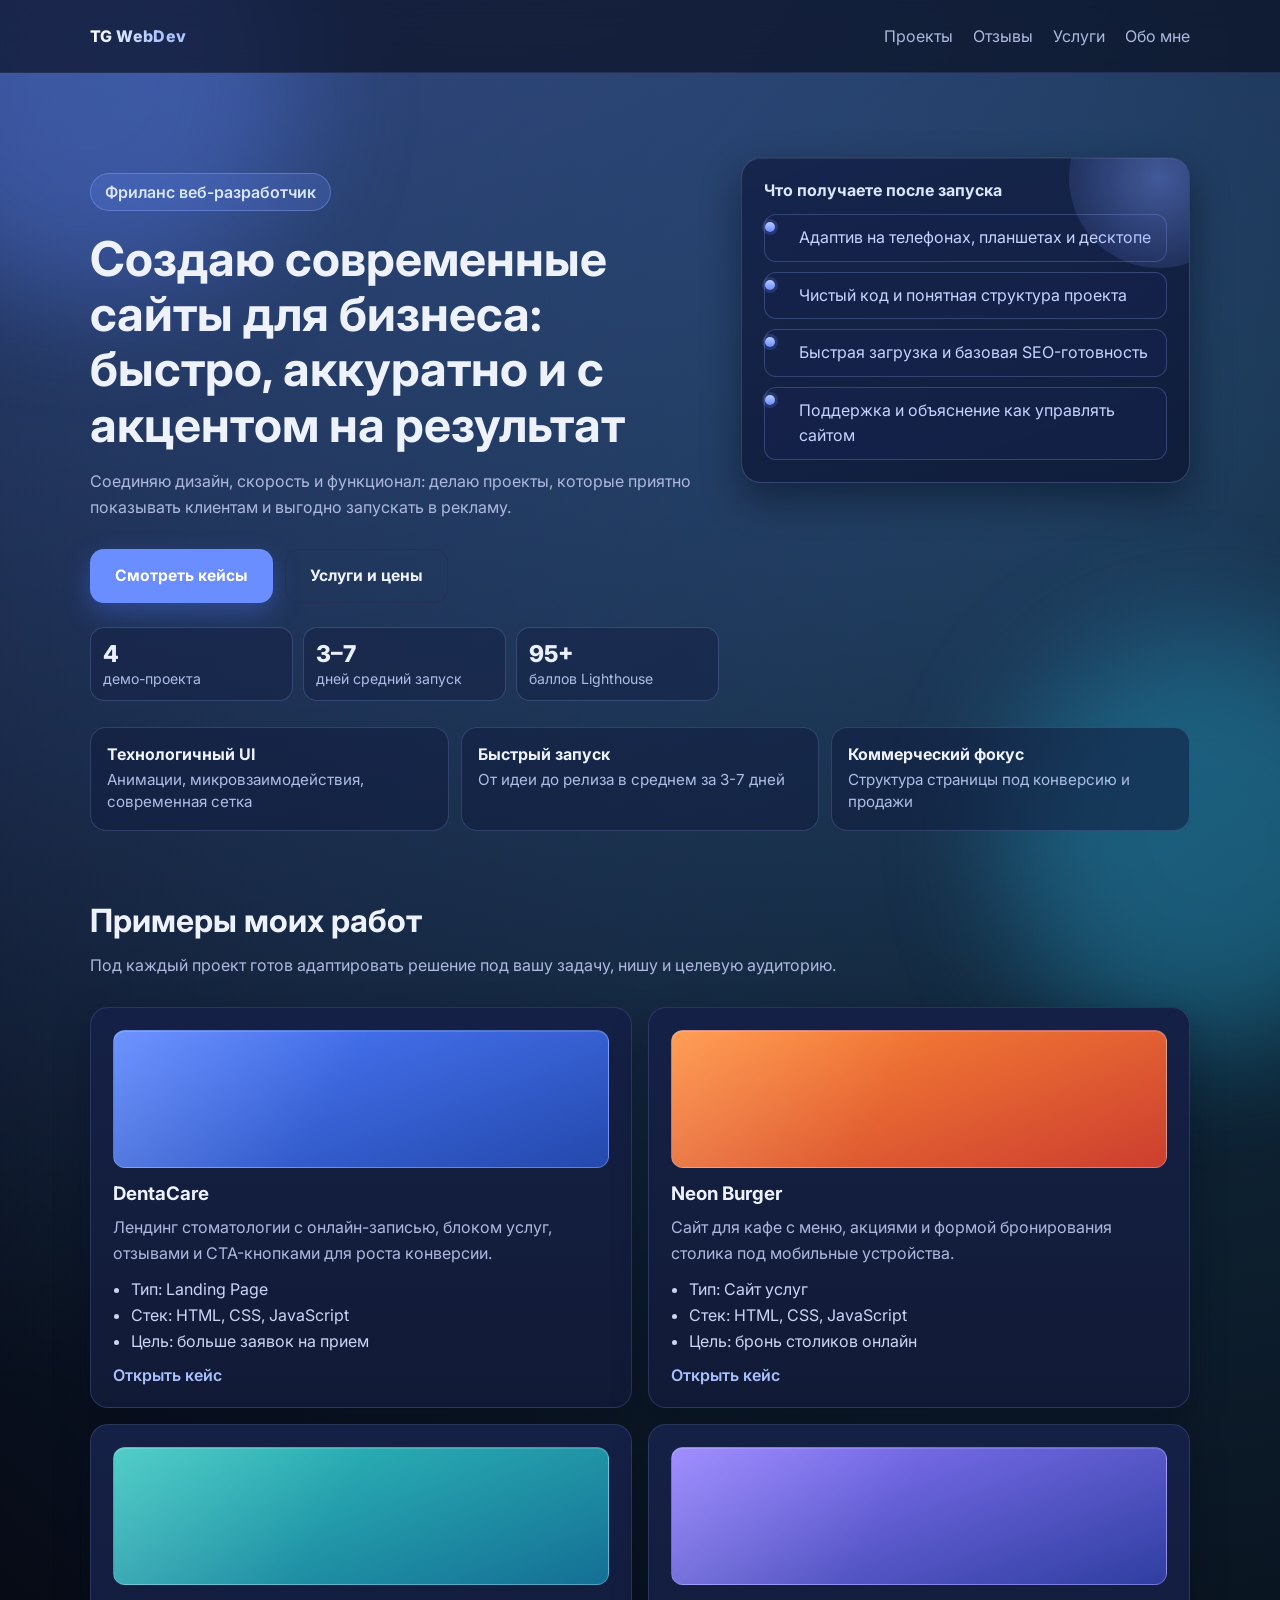
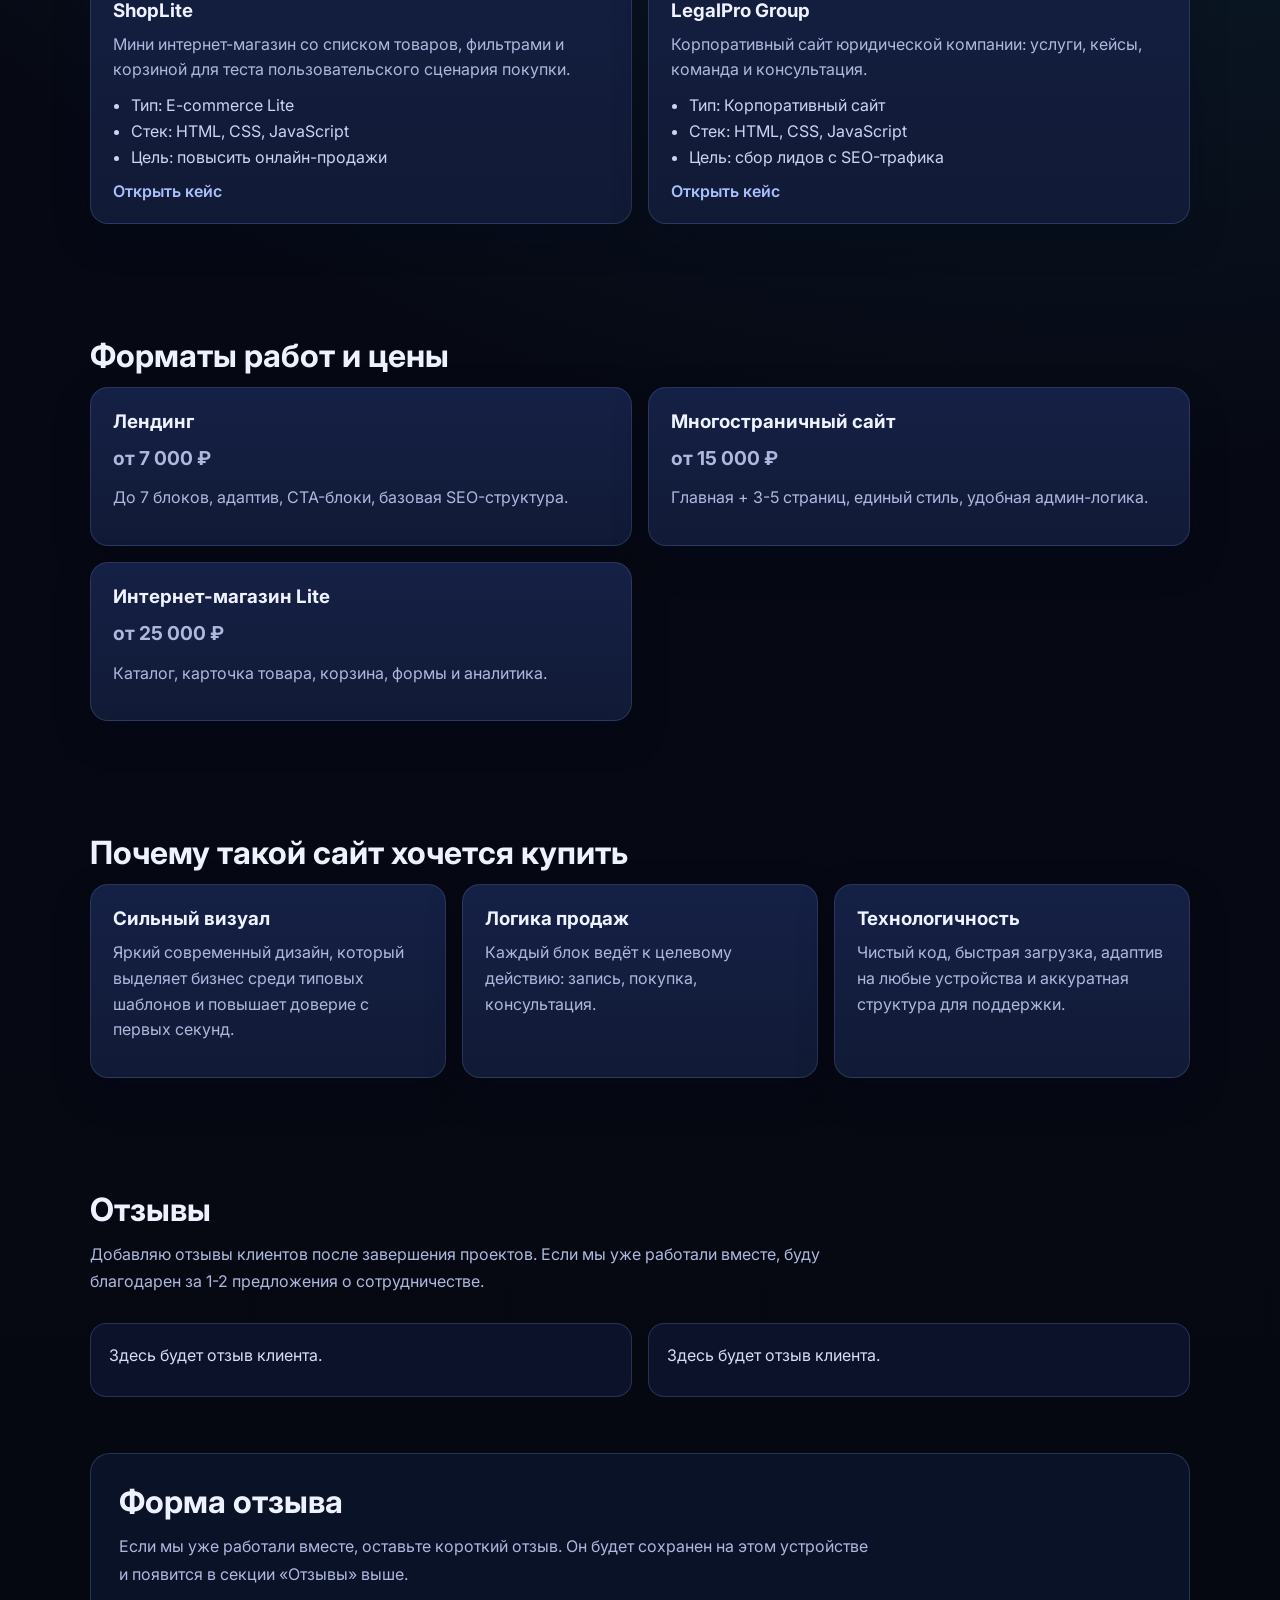
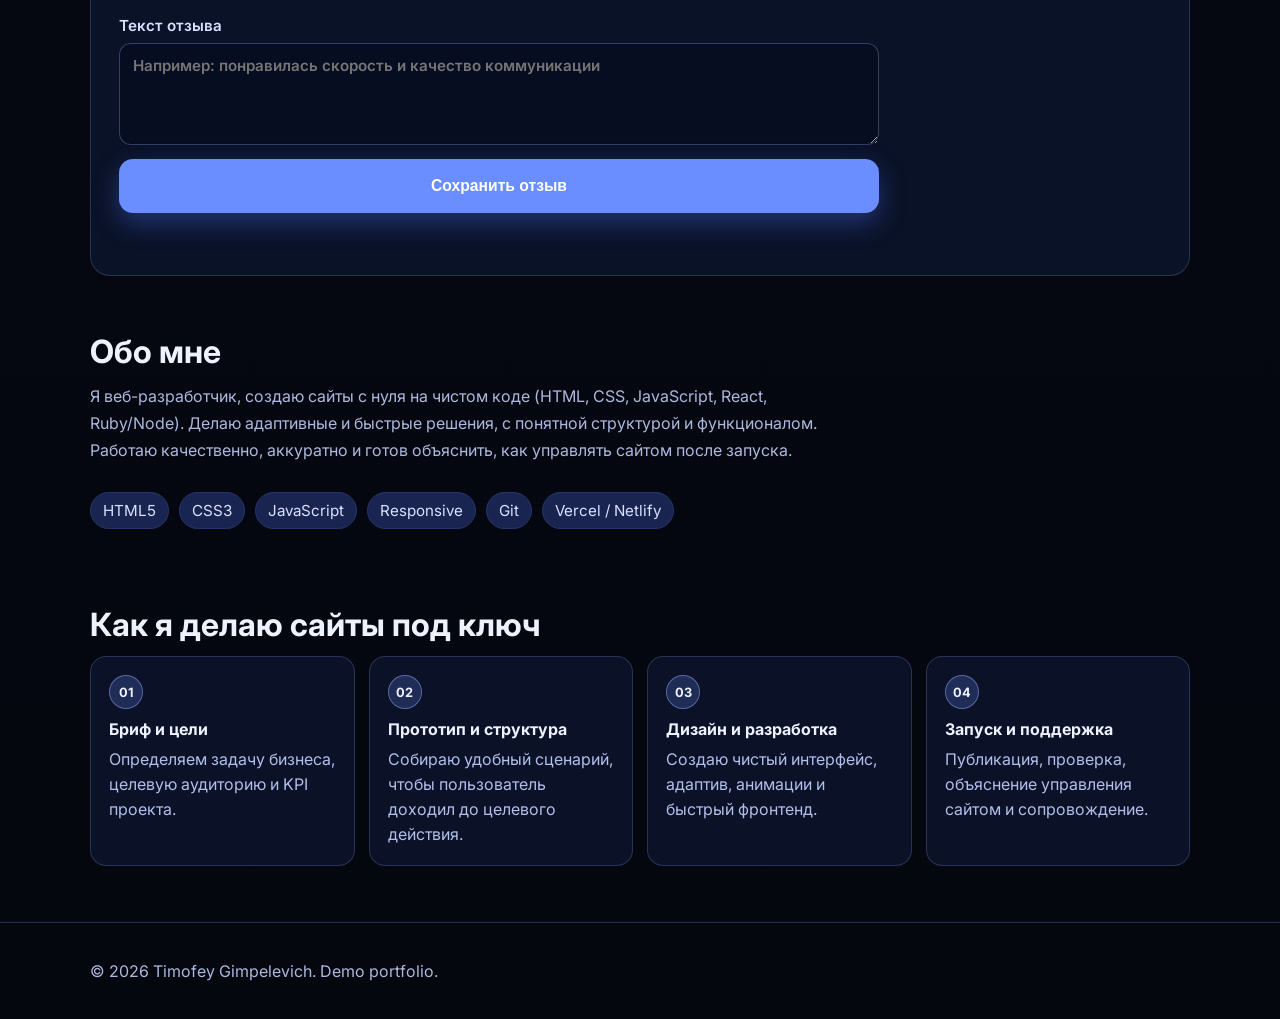
<file: index.html>
<!doctype html>
<html lang="ru">
  <head>
    <meta charset="UTF-8" />
    <meta name="viewport" content="width=device-width, initial-scale=1.0" />
    <title>Тимофей | Веб-разработчик</title>
    <meta
      name="description"
      content="Портфолио веб-разработчика: лендинги, корпоративные сайты и интернет-магазины."
    />
    <link rel="preconnect" href="https://fonts.googleapis.com" />
    <link rel="preconnect" href="https://fonts.gstatic.com" crossorigin />
    <link
      href="https://fonts.googleapis.com/css2?family=Inter:wght@400;500;600;700;800&display=swap"
      rel="stylesheet"
    />
    <link rel="icon" type="image/svg+xml" href="./favicon.svg" />
    <link rel="stylesheet" href="./styles.css" />
  </head>
  <body>
    <header class="header">
      <div class="container nav">
        <a href="#" class="logo">TG WebDev</a>
        <nav>
          <a href="#projects">Проекты</a>
          <a href="#reviews">Отзывы</a>
          <a href="#services">Услуги</a>
          <a href="#about">Обо мне</a>
        </nav>
      </div>
    </header>

    <main>
      <section class="hero container" data-reveal>
        <div class="hero-layout">
          <div>
            <p class="badge">Фриланс веб-разработчик</p>
            <h1>
              Создаю современные сайты для бизнеса: быстро, аккуратно и с
              акцентом на результат
            </h1>
            <p class="subtitle">
              Соединяю дизайн, скорость и функционал: делаю проекты, которые
              приятно показывать клиентам и выгодно запускать в рекламу.
            </p>
            <div class="hero-actions">
              <a class="btn btn-primary" href="#projects">Смотреть кейсы</a>
              <a class="btn btn-secondary" href="#services">Услуги и цены</a>
            </div>
            <div class="hero-stats">
              <article>
                <p>4</p>
                <span>демо-проекта</span>
              </article>
              <article>
                <p>3–7</p>
                <span>дней средний запуск</span>
              </article>
              <article>
                <p>95+</p>
                <span>баллов Lighthouse</span>
              </article>
            </div>
          </div>
          <div class="hero-panel" data-reveal>
            <p class="hero-panel-title">Что получаете после запуска</p>
            <ul>
              <li>Адаптив на телефонах, планшетах и десктопе</li>
              <li>Чистый код и понятная структура проекта</li>
              <li>Быстрая загрузка и базовая SEO-готовность</li>
              <li>Поддержка и объяснение как управлять сайтом</li>
            </ul>
          </div>
        </div>
      </section>

      <section class="section container trust-strip" data-reveal>
        <article>
          <p>Технологичный UI</p>
          <span>Анимации, микровзаимодействия, современная сетка</span>
        </article>
        <article>
          <p>Быстрый запуск</p>
          <span>От идеи до релиза в среднем за 3-7 дней</span>
        </article>
        <article>
          <p>Коммерческий фокус</p>
          <span>Структура страницы под конверсию и продажи</span>
        </article>
      </section>

      <section id="projects" class="section container" data-reveal>
        <h2>Примеры моих работ</h2>
        <p class="section-text">
          Под каждый проект готов адаптировать решение под вашу задачу, нишу и
          целевую аудиторию.
        </p>
        <div class="projects-grid">
          <article class="card" data-reveal>
            <div class="project-preview preview-dentacare"></div>
            <h3>DentaCare</h3>
            <p>
              Лендинг стоматологии с онлайн-записью, блоком услуг, отзывами и
              CTA-кнопками для роста конверсии.
            </p>
            <ul>
              <li>Тип: Landing Page</li>
              <li>Стек: HTML, CSS, JavaScript</li>
              <li>Цель: больше заявок на прием</li>
            </ul>
            <a href="./projects/dentacare.html">Открыть кейс</a>
          </article>

          <article class="card" data-reveal>
            <div class="project-preview preview-burger"></div>
            <h3>Neon Burger</h3>
            <p>
              Сайт для кафе с меню, акциями и формой бронирования столика под
              мобильные устройства.
            </p>
            <ul>
              <li>Тип: Сайт услуг</li>
              <li>Стек: HTML, CSS, JavaScript</li>
              <li>Цель: бронь столиков онлайн</li>
            </ul>
            <a href="./projects/neon-burger.html">Открыть кейс</a>
          </article>

          <article class="card" data-reveal>
            <div class="project-preview preview-shoplite"></div>
            <h3>ShopLite</h3>
            <p>
              Мини интернет-магазин со списком товаров, фильтрами и корзиной
              для теста пользовательского сценария покупки.
            </p>
            <ul>
              <li>Тип: E-commerce Lite</li>
              <li>Стек: HTML, CSS, JavaScript</li>
              <li>Цель: повысить онлайн-продажи</li>
            </ul>
            <a href="./projects/shoplite.html">Открыть кейс</a>
          </article>

          <article class="card" data-reveal>
            <div class="project-preview preview-legalpro"></div>
            <h3>LegalPro Group</h3>
            <p>
              Корпоративный сайт юридической компании: услуги, кейсы, команда и
              консультация.
            </p>
            <ul>
              <li>Тип: Корпоративный сайт</li>
              <li>Стек: HTML, CSS, JavaScript</li>
              <li>Цель: сбор лидов с SEO-трафика</li>
            </ul>
            <a href="./projects/legalpro.html">Открыть кейс</a>
          </article>
        </div>
      </section>

      <section id="services" class="section container" data-reveal>
        <h2>Форматы работ и цены</h2>
        <div class="pricing-grid">
          <article class="card" data-reveal>
            <h3>Лендинг</h3>
            <p class="price">от 7 000 ₽</p>
            <p>До 7 блоков, адаптив, CTA-блоки, базовая SEO-структура.</p>
          </article>
          <article class="card" data-reveal>
            <h3>Многостраничный сайт</h3>
            <p class="price">от 15 000 ₽</p>
            <p>Главная + 3-5 страниц, единый стиль, удобная админ-логика.</p>
          </article>
          <article class="card" data-reveal>
            <h3>Интернет-магазин Lite</h3>
            <p class="price">от 25 000 ₽</p>
            <p>Каталог, карточка товара, корзина, формы и аналитика.</p>
          </article>
        </div>
      </section>

      <section class="section container" data-reveal>
        <h2>Почему такой сайт хочется купить</h2>
        <div class="proof-grid">
          <article class="card" data-reveal>
            <h3>Сильный визуал</h3>
            <p>
              Яркий современный дизайн, который выделяет бизнес среди типовых
              шаблонов и повышает доверие с первых секунд.
            </p>
          </article>
          <article class="card" data-reveal>
            <h3>Логика продаж</h3>
            <p>
              Каждый блок ведёт к целевому действию: запись, покупка, консультация.
            </p>
          </article>
          <article class="card" data-reveal>
            <h3>Технологичность</h3>
            <p>
              Чистый код, быстрая загрузка, адаптив на любые устройства и
              аккуратная структура для поддержки.
            </p>
          </article>
        </div>
      </section>

      <section id="reviews" class="section container" data-reveal>
        <h2>Отзывы</h2>
        <p class="section-text">
          Добавляю отзывы клиентов после завершения проектов. Если мы уже
          работали вместе, буду благодарен за 1-2 предложения о сотрудничестве.
        </p>
        <div class="reviews-grid" id="reviews-grid-root" aria-live="polite"></div>
      </section>

      <section id="review-form" class="section container lead-section" data-reveal>
        <h2>Форма отзыва</h2>
        <p class="section-text">
          Если мы уже работали вместе, оставьте короткий отзыв. Он будет
          сохранен на этом устройстве и появится в секции «Отзывы» выше.
        </p>
        <form id="review-form-submit" class="request-form">
          <label>
            Текст отзыва
            <textarea
              name="reviewMessage"
              rows="4"
              required
              placeholder="Например: понравилась скорость и качество коммуникации"
            ></textarea>
          </label>
          <button class="btn btn-primary" type="submit">Сохранить отзыв</button>
          <p id="review-status" class="request-status" aria-live="polite"></p>
        </form>
      </section>

      <section id="about" class="section container" data-reveal>
        <h2>Обо мне</h2>
        <p class="section-text">
          Я веб-разработчик, создаю сайты с нуля на чистом коде (HTML, CSS,
          JavaScript, React, Ruby/Node). Делаю адаптивные и быстрые решения, с
          понятной структурой и функционалом. Работаю качественно, аккуратно
          и готов объяснить, как управлять сайтом после запуска.
        </p>
        <div class="skills">
          <span>HTML5</span>
          <span>CSS3</span>
          <span>JavaScript</span>
          <span>Responsive</span>
          <span>Git</span>
          <span>Vercel / Netlify</span>
        </div>
      </section>

      <section class="section container process" data-reveal>
        <h2>Как я делаю сайты под ключ</h2>
        <div class="process-grid">
          <article class="process-step">
            <span>01</span>
            <h3>Бриф и цели</h3>
            <p>Определяем задачу бизнеса, целевую аудиторию и KPI проекта.</p>
          </article>
          <article class="process-step">
            <span>02</span>
            <h3>Прототип и структура</h3>
            <p>Собираю удобный сценарий, чтобы пользователь доходил до целевого действия.</p>
          </article>
          <article class="process-step">
            <span>03</span>
            <h3>Дизайн и разработка</h3>
            <p>Создаю чистый интерфейс, адаптив, анимации и быстрый фронтенд.</p>
          </article>
          <article class="process-step">
            <span>04</span>
            <h3>Запуск и поддержка</h3>
            <p>Публикация, проверка, объяснение управления сайтом и сопровождение.</p>
          </article>
        </div>
      </section>

    </main>

    <footer class="footer">
      <div class="container">
        <p>© 2026 Timofey Gimpelevich. Demo portfolio.</p>
      </div>
    </footer>

    <script src="./scripts.js"></script>
  </body>
</html>
</file>
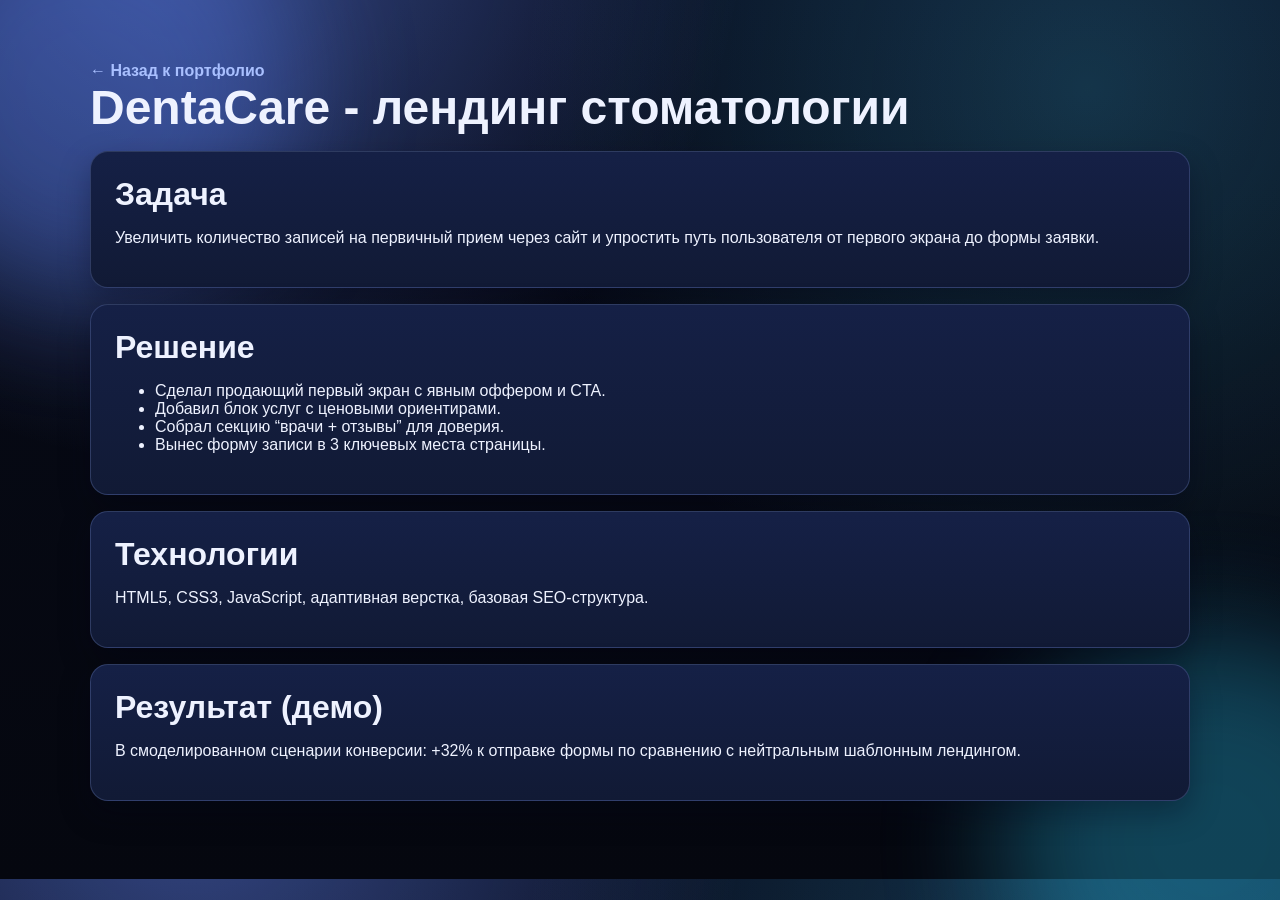
<file: projects/dentacare.html>
<!doctype html>
<html lang="ru">
  <head>
    <meta charset="UTF-8" />
    <meta name="viewport" content="width=device-width, initial-scale=1.0" />
    <title>DentaCare | Кейс</title>
    <link rel="icon" type="image/svg+xml" href="../favicon.svg" />
    <link rel="stylesheet" href="../styles.css" />
  </head>
  <body>
    <main class="case-main container">
      <a class="back-link" href="../index.html">← Назад к портфолио</a>
      <h1>DentaCare - лендинг стоматологии</h1>

      <section class="case-card">
        <h2>Задача</h2>
        <p>
          Увеличить количество записей на первичный прием через сайт и упростить
          путь пользователя от первого экрана до формы заявки.
        </p>
      </section>

      <section class="case-card">
        <h2>Решение</h2>
        <ul>
          <li>Сделал продающий первый экран с явным оффером и CTA.</li>
          <li>Добавил блок услуг с ценовыми ориентирами.</li>
          <li>Собрал секцию “врачи + отзывы” для доверия.</li>
          <li>Вынес форму записи в 3 ключевых места страницы.</li>
        </ul>
      </section>

      <section class="case-card">
        <h2>Технологии</h2>
        <p>HTML5, CSS3, JavaScript, адаптивная верстка, базовая SEO-структура.</p>
      </section>

      <section class="case-card">
        <h2>Результат (демо)</h2>
        <p>
          В смоделированном сценарии конверсии: +32% к отправке формы по
          сравнению с нейтральным шаблонным лендингом.
        </p>
      </section>
    </main>
  </body>
</html>
</file>
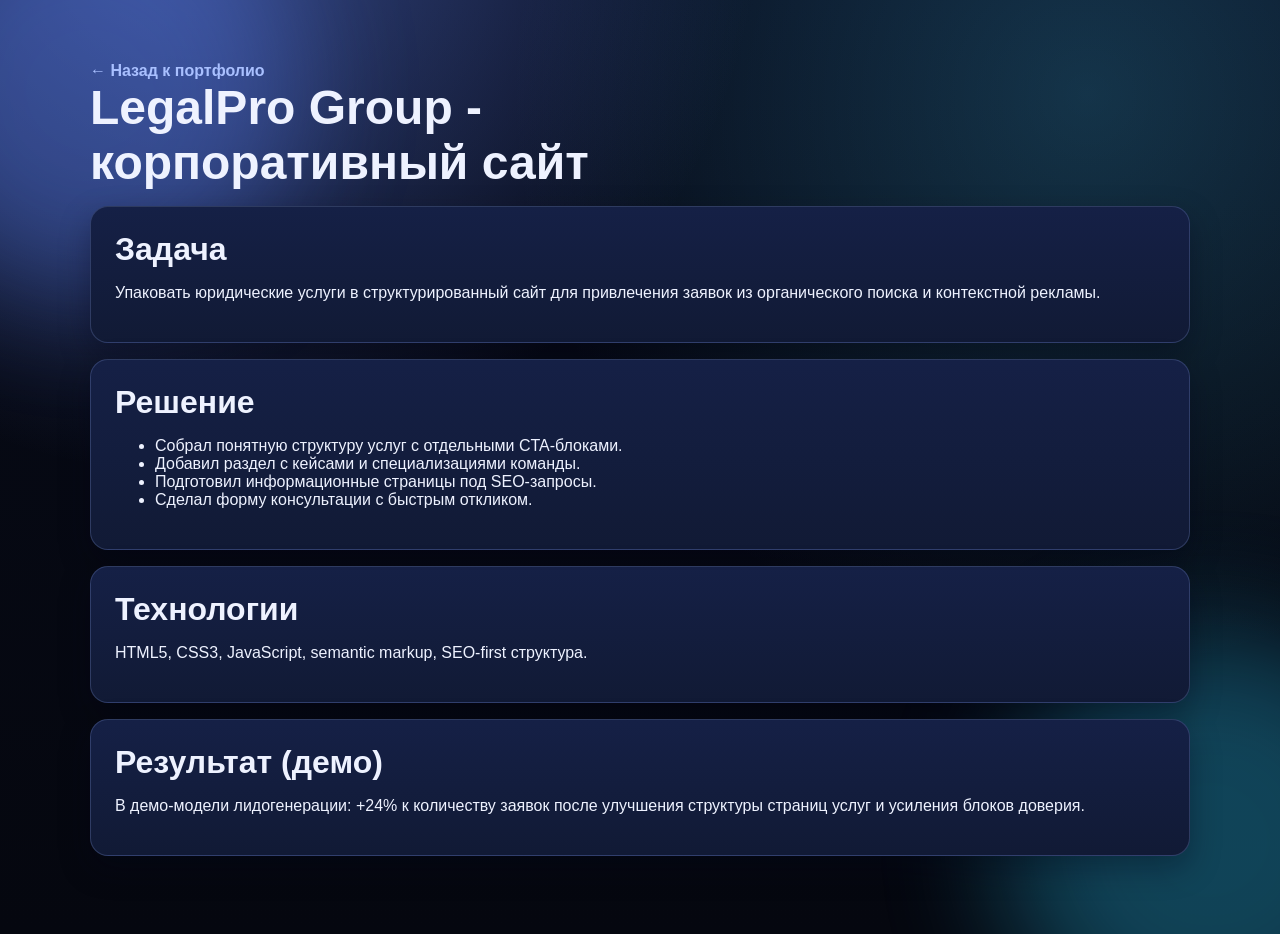
<file: projects/legalpro.html>
<!doctype html>
<html lang="ru">
  <head>
    <meta charset="UTF-8" />
    <meta name="viewport" content="width=device-width, initial-scale=1.0" />
    <title>LegalPro Group | Кейс</title>
    <link rel="icon" type="image/svg+xml" href="../favicon.svg" />
    <link rel="stylesheet" href="../styles.css" />
  </head>
  <body>
    <main class="case-main container">
      <a class="back-link" href="../index.html">← Назад к портфолио</a>
      <h1>LegalPro Group - корпоративный сайт</h1>

      <section class="case-card">
        <h2>Задача</h2>
        <p>
          Упаковать юридические услуги в структурированный сайт для привлечения
          заявок из органического поиска и контекстной рекламы.
        </p>
      </section>

      <section class="case-card">
        <h2>Решение</h2>
        <ul>
          <li>Собрал понятную структуру услуг с отдельными CTA-блоками.</li>
          <li>Добавил раздел с кейсами и специализациями команды.</li>
          <li>Подготовил информационные страницы под SEO-запросы.</li>
          <li>Сделал форму консультации с быстрым откликом.</li>
        </ul>
      </section>

      <section class="case-card">
        <h2>Технологии</h2>
        <p>HTML5, CSS3, JavaScript, semantic markup, SEO-first структура.</p>
      </section>

      <section class="case-card">
        <h2>Результат (демо)</h2>
        <p>
          В демо-модели лидогенерации: +24% к количеству заявок после улучшения
          структуры страниц услуг и усиления блоков доверия.
        </p>
      </section>
    </main>
  </body>
</html>
</file>
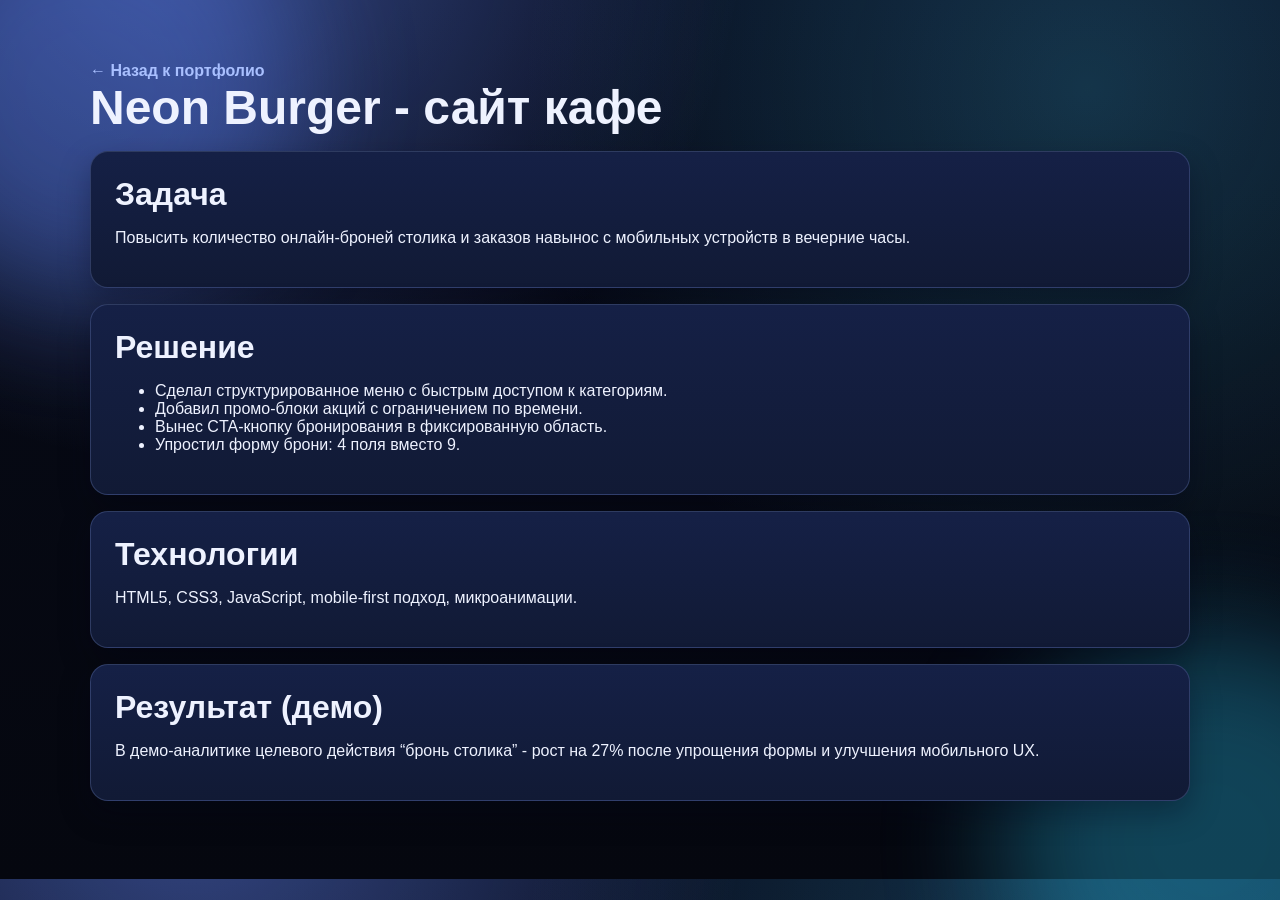
<file: projects/neon-burger.html>
<!doctype html>
<html lang="ru">
  <head>
    <meta charset="UTF-8" />
    <meta name="viewport" content="width=device-width, initial-scale=1.0" />
    <title>Neon Burger | Кейс</title>
    <link rel="icon" type="image/svg+xml" href="../favicon.svg" />
    <link rel="stylesheet" href="../styles.css" />
  </head>
  <body>
    <main class="case-main container">
      <a class="back-link" href="../index.html">← Назад к портфолио</a>
      <h1>Neon Burger - сайт кафе</h1>

      <section class="case-card">
        <h2>Задача</h2>
        <p>
          Повысить количество онлайн-броней столика и заказов навынос с мобильных
          устройств в вечерние часы.
        </p>
      </section>

      <section class="case-card">
        <h2>Решение</h2>
        <ul>
          <li>Сделал структурированное меню с быстрым доступом к категориям.</li>
          <li>Добавил промо-блоки акций с ограничением по времени.</li>
          <li>Вынес CTA-кнопку бронирования в фиксированную область.</li>
          <li>Упростил форму брони: 4 поля вместо 9.</li>
        </ul>
      </section>

      <section class="case-card">
        <h2>Технологии</h2>
        <p>HTML5, CSS3, JavaScript, mobile-first подход, микроанимации.</p>
      </section>

      <section class="case-card">
        <h2>Результат (демо)</h2>
        <p>
          В демо-аналитике целевого действия “бронь столика” - рост на 27% после
          упрощения формы и улучшения мобильного UX.
        </p>
      </section>
    </main>
  </body>
</html>
</file>
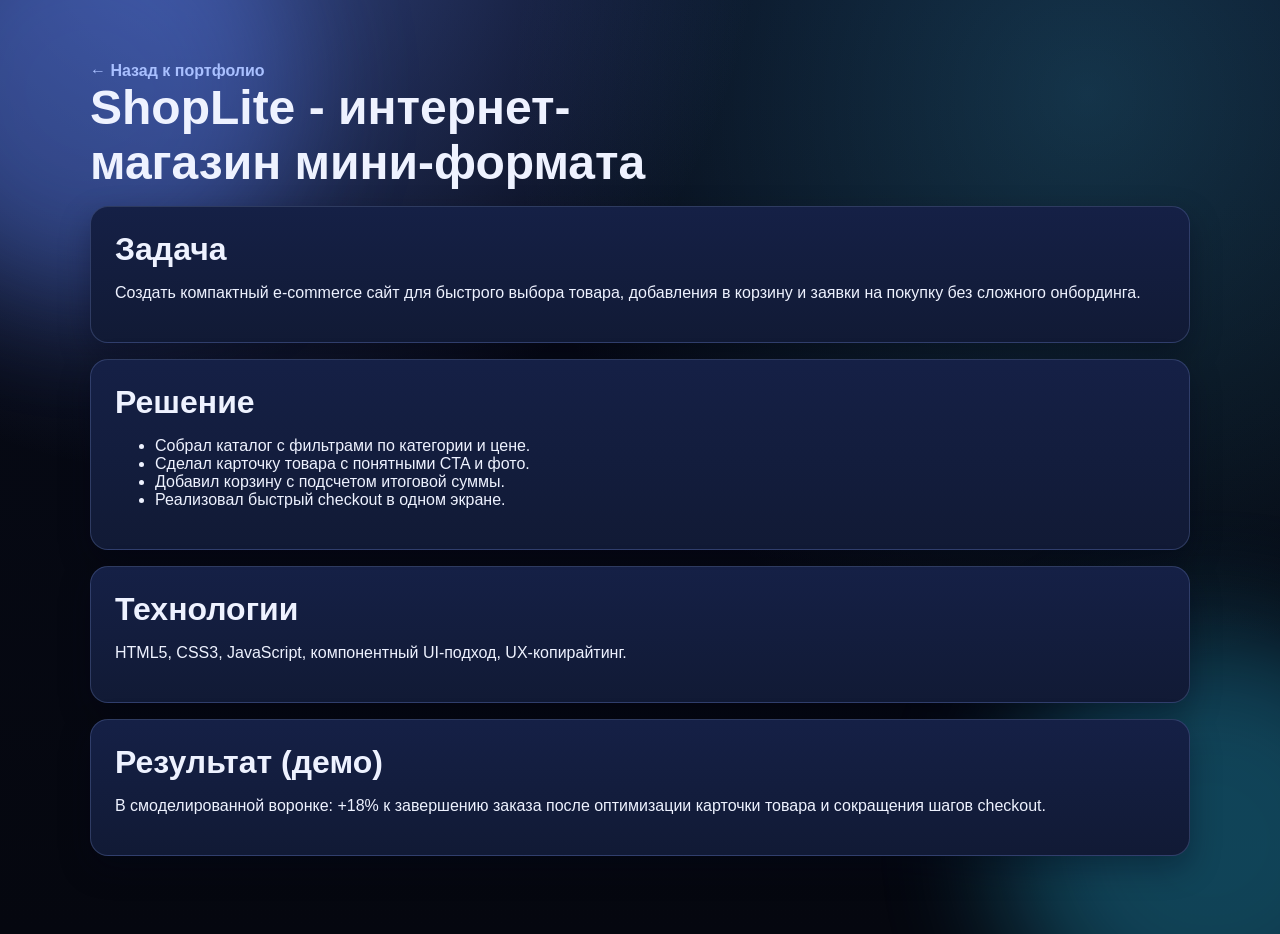
<file: projects/shoplite.html>
<!doctype html>
<html lang="ru">
  <head>
    <meta charset="UTF-8" />
    <meta name="viewport" content="width=device-width, initial-scale=1.0" />
    <title>ShopLite | Кейс</title>
    <link rel="icon" type="image/svg+xml" href="../favicon.svg" />
    <link rel="stylesheet" href="../styles.css" />
  </head>
  <body>
    <main class="case-main container">
      <a class="back-link" href="../index.html">← Назад к портфолио</a>
      <h1>ShopLite - интернет-магазин мини-формата</h1>

      <section class="case-card">
        <h2>Задача</h2>
        <p>
          Создать компактный e-commerce сайт для быстрого выбора товара, добавления
          в корзину и заявки на покупку без сложного онбординга.
        </p>
      </section>

      <section class="case-card">
        <h2>Решение</h2>
        <ul>
          <li>Собрал каталог с фильтрами по категории и цене.</li>
          <li>Сделал карточку товара с понятными CTA и фото.</li>
          <li>Добавил корзину с подсчетом итоговой суммы.</li>
          <li>Реализовал быстрый checkout в одном экране.</li>
        </ul>
      </section>

      <section class="case-card">
        <h2>Технологии</h2>
        <p>HTML5, CSS3, JavaScript, компонентный UI-подход, UX-копирайтинг.</p>
      </section>

      <section class="case-card">
        <h2>Результат (демо)</h2>
        <p>
          В смоделированной воронке: +18% к завершению заказа после оптимизации
          карточки товара и сокращения шагов checkout.
        </p>
      </section>
    </main>
  </body>
</html>
</file>
<file: styles.css>
:root {
  --bg: #060914;
  --surface: #111a35;
  --surface-soft: #152046;
  --text: #eef2ff;
  --muted: #aeb8de;
  --primary: #6a8dff;
  --primary-soft: #a9c0ff;
  --border: #243058;
  --glow-a: rgba(106, 141, 255, 0.45);
  --glow-b: rgba(71, 212, 255, 0.2);
}

* {
  box-sizing: border-box;
}

html {
  scroll-behavior: smooth;
}

body {
  margin: 0;
  font-family: "Inter", sans-serif;
  background:
    radial-gradient(circle at 15% -10%, var(--glow-a) 0%, rgba(0, 0, 0, 0) 38%),
    radial-gradient(circle at 85% 10%, var(--glow-b) 0%, rgba(0, 0, 0, 0) 42%),
    linear-gradient(180deg, #080d1f 0%, var(--bg) 40%, #05070f 100%);
  color: var(--text);
  overflow-x: hidden;
}

body::before,
body::after {
  content: "";
  position: fixed;
  width: 420px;
  height: 420px;
  border-radius: 999px;
  z-index: -1;
  filter: blur(60px);
  opacity: 0.35;
}

body::before {
  top: -120px;
  left: -120px;
  background: #5f86ff;
}

body::after {
  right: -140px;
  bottom: -150px;
  background: #27b4de;
}

a {
  color: inherit;
  text-decoration: none;
}

.container {
  width: min(1100px, 92%);
  margin: 0 auto;
}

.header {
  position: sticky;
  top: 0;
  backdrop-filter: blur(12px);
  background: rgba(9, 13, 30, 0.65);
  border-bottom: 1px solid var(--border);
  z-index: 10;
}

.nav {
  min-height: 72px;
  display: flex;
  justify-content: space-between;
  align-items: center;
}

.logo {
  font-weight: 800;
  letter-spacing: 0.4px;
  background: linear-gradient(90deg, #ffffff 0%, #acc5ff 70%);
  -webkit-background-clip: text;
  -webkit-text-fill-color: transparent;
}

.nav nav {
  display: flex;
  gap: 20px;
}

.nav nav a {
  color: var(--muted);
}

.nav nav a:hover {
  color: var(--text);
}

.hero {
  padding: 84px 0 6px;
  position: relative;
}

.hero-layout {
  display: grid;
  grid-template-columns: 1.4fr 1fr;
  gap: 22px;
  align-items: start;
}

.badge {
  display: inline-block;
  font-weight: 600;
  color: #d9e6ff;
  background: rgba(106, 141, 255, 0.2);
  border: 1px solid rgba(133, 160, 247, 0.45);
  padding: 8px 14px;
  border-radius: 999px;
  margin-bottom: 20px;
}

h1 {
  font-size: clamp(2rem, 4vw, 3rem);
  line-height: 1.15;
  margin: 0 0 16px;
  max-width: 860px;
  text-wrap: balance;
}

.subtitle {
  color: var(--muted);
  max-width: 680px;
  line-height: 1.65;
}

.hero-actions {
  margin-top: 28px;
  display: flex;
  flex-wrap: wrap;
  gap: 12px;
}

.hero-stats {
  margin-top: 24px;
  display: grid;
  grid-template-columns: repeat(3, minmax(0, 1fr));
  gap: 10px;
}

.hero-stats article {
  border: 1px solid rgba(138, 162, 235, 0.25);
  border-radius: 14px;
  background: rgba(20, 33, 70, 0.55);
  padding: 12px;
}

.hero-stats p {
  margin: 0;
  font-size: 1.45rem;
  font-weight: 800;
  color: #eaf0ff;
}

.hero-stats span {
  color: #aebde7;
  font-size: 0.88rem;
}

.btn {
  padding: 14px 24px;
  min-height: 54px;
  border-radius: 14px;
  font-weight: 700;
  font-size: clamp(0.98rem, 1.1vw, 1.05rem);
  border: 1px solid transparent;
  display: inline-flex;
  align-items: center;
  justify-content: center;
  transition: transform 0.25s ease, box-shadow 0.25s ease, border-color 0.25s ease;
}

.btn-primary {
  background: var(--primary);
  color: #fff;
  box-shadow: 0 10px 26px rgba(78, 118, 255, 0.35);
}

.btn-primary:hover {
  background: #5c81f7;
  transform: translateY(-1px);
}

.btn-secondary {
  border-color: var(--border);
  color: var(--text);
  background: transparent;
}

.btn-secondary:hover {
  border-color: #3f4c78;
  transform: translateY(-1px);
}

.hero-panel {
  border: 1px solid rgba(146, 168, 245, 0.25);
  background: linear-gradient(
    160deg,
    rgba(19, 32, 71, 0.85) 0%,
    rgba(14, 25, 54, 0.88) 100%
  );
  border-radius: 20px;
  padding: 22px;
  box-shadow: inset 0 1px 0 rgba(255, 255, 255, 0.08), 0 16px 38px rgba(2, 7, 22, 0.45);
  position: relative;
  overflow: hidden;
}

.hero-panel::after {
  content: "";
  position: absolute;
  width: 180px;
  height: 180px;
  right: -60px;
  top: -70px;
  border-radius: 999px;
  background: radial-gradient(circle, rgba(124, 156, 255, 0.45), rgba(124, 156, 255, 0));
}

.hero-panel-title {
  margin-top: 0;
  margin-bottom: 14px;
  font-weight: 700;
  color: #dce6ff;
}

.hero-panel ul {
  margin: 0;
  padding: 0;
  list-style: none;
  color: #c6d3ff;
  line-height: 1.6;
}

.hero-panel li {
  position: relative;
  padding: 10px 12px 10px 34px;
  margin-bottom: 10px;
  border-radius: 12px;
  border: 1px solid rgba(138, 162, 235, 0.28);
  background: rgba(23, 36, 77, 0.55);
}

.hero-panel li::before {
  content: "";
  position: absolute;
  left: 0;
  top: 0.45rem;
  width: 10px;
  height: 10px;
  border-radius: 999px;
  background: linear-gradient(180deg, #b7cbff 0%, #6a8dff 100%);
  box-shadow: 0 0 0 3px rgba(106, 141, 255, 0.2);
}

.hero-panel li:last-child {
  margin-bottom: 0;
}

.section {
  padding: 56px 0;
}

#projects.section {
  padding-top: 14px;
}

.trust-strip {
  display: grid;
  grid-template-columns: repeat(3, minmax(0, 1fr));
  gap: 12px;
  padding-top: 20px;
}

.trust-strip article {
  border: 1px solid rgba(136, 158, 230, 0.24);
  border-radius: 16px;
  background: rgba(18, 28, 62, 0.55);
  padding: 16px;
}

.trust-strip p {
  margin: 0 0 5px;
  font-weight: 700;
}

.trust-strip span {
  color: #aebde7;
  font-size: 0.95rem;
  line-height: 1.5;
}

h2 {
  margin: 0 0 12px;
  font-size: clamp(1.5rem, 3vw, 2rem);
}

.section-text {
  margin: 0 0 28px;
  color: var(--muted);
  max-width: 760px;
  line-height: 1.7;
}

.projects-grid,
.pricing-grid {
  display: grid;
  grid-template-columns: repeat(2, minmax(0, 1fr));
  gap: 16px;
}

.card {
  background: linear-gradient(180deg, var(--surface-soft) 0%, var(--surface) 100%);
  border: 1px solid rgba(133, 154, 223, 0.2);
  border-radius: 18px;
  padding: 22px;
  position: relative;
  overflow: hidden;
  box-shadow: 0 14px 36px rgba(3, 9, 30, 0.3);
  transition: transform 0.28s ease, box-shadow 0.28s ease, border-color 0.28s ease;
}

.card:hover {
  transform: translateY(-5px);
  border-color: rgba(149, 173, 248, 0.45);
  box-shadow: 0 18px 42px rgba(4, 10, 30, 0.5);
}

.card::after {
  content: "";
  position: absolute;
  inset: 0;
  pointer-events: none;
  border-radius: inherit;
  background: linear-gradient(140deg, rgba(168, 192, 255, 0.12), rgba(168, 192, 255, 0));
  opacity: 0;
  transition: opacity 0.3s ease;
}

.card:hover::after {
  opacity: 1;
}

.card h3 {
  margin: 0 0 10px;
}

.project-preview {
  height: 138px;
  margin-bottom: 14px;
  border-radius: 12px;
  border: 1px solid rgba(166, 186, 247, 0.35);
  box-shadow: inset 0 1px 0 rgba(255, 255, 255, 0.14);
}

.preview-dentacare {
  background:
    linear-gradient(120deg, rgba(255, 255, 255, 0.18) 0%, rgba(255, 255, 255, 0) 45%),
    linear-gradient(160deg, #4d7cff 0%, #2449ad 100%);
}

.preview-burger {
  background:
    linear-gradient(120deg, rgba(255, 255, 255, 0.16) 0%, rgba(255, 255, 255, 0) 45%),
    linear-gradient(160deg, #ff8b36 0%, #cc3e2f 100%);
}

.preview-shoplite {
  background:
    linear-gradient(120deg, rgba(255, 255, 255, 0.16) 0%, rgba(255, 255, 255, 0) 45%),
    linear-gradient(160deg, #31c4be 0%, #146f95 100%);
}

.preview-legalpro {
  background:
    linear-gradient(120deg, rgba(255, 255, 255, 0.16) 0%, rgba(255, 255, 255, 0) 45%),
    linear-gradient(160deg, #8e79ff 0%, #2f3ea0 100%);
}

.card p {
  margin: 0 0 12px;
  color: var(--muted);
  line-height: 1.6;
}

.card ul {
  margin: 0 0 14px;
  padding-left: 18px;
  color: #ccd4f6;
}

.card li {
  margin-bottom: 6px;
}

.card a {
  color: var(--primary-soft);
  font-weight: 600;
}

.card a:hover {
  color: #c6d8ff;
}

.price {
  color: #fff;
  font-weight: 700;
  font-size: 1.2rem;
}

.proof-grid {
  display: grid;
  grid-template-columns: repeat(3, minmax(0, 1fr));
  gap: 16px;
}

.reviews-grid {
  display: grid;
  grid-template-columns: repeat(2, minmax(0, 1fr));
  gap: 16px;
}

.review-card {
  border: 1px solid rgba(133, 154, 223, 0.24);
  border-radius: 16px;
  background: rgba(17, 27, 60, 0.58);
  padding: 18px;
}

.review-text {
  margin: 0 0 10px;
  color: #d5ddf9;
  line-height: 1.65;
}

.process {
  padding-top: 20px;
}

.process-grid {
  display: grid;
  grid-template-columns: repeat(4, minmax(0, 1fr));
  gap: 14px;
}

.process-step {
  border: 1px solid rgba(137, 159, 230, 0.24);
  border-radius: 16px;
  background: rgba(17, 27, 60, 0.56);
  padding: 18px;
}

.process-step span {
  display: inline-flex;
  align-items: center;
  justify-content: center;
  width: 34px;
  height: 34px;
  border-radius: 999px;
  font-size: 0.8rem;
  font-weight: 700;
  background: rgba(106, 141, 255, 0.22);
  border: 1px solid rgba(156, 180, 255, 0.45);
  margin-bottom: 10px;
}

.process-step h3 {
  margin: 0 0 8px;
  font-size: 1rem;
}

.process-step p {
  margin: 0;
  color: #b2bfeb;
  line-height: 1.55;
}

.final-cta {
  border: 1px solid rgba(141, 165, 240, 0.3);
  border-radius: 20px;
  background: linear-gradient(160deg, rgba(23, 36, 79, 0.85), rgba(16, 24, 52, 0.92));
  padding: 30px;
  box-shadow: 0 20px 48px rgba(2, 8, 26, 0.45);
}

.final-cta h2 {
  max-width: 760px;
}

.final-cta p {
  margin-top: 0;
  color: #b9c7ef;
  max-width: 720px;
  line-height: 1.7;
}

.lead-section {
  border: 1px solid rgba(133, 154, 223, 0.24);
  border-radius: 20px;
  background: rgba(14, 23, 50, 0.7);
  padding: 28px;
}

.request-form {
  display: grid;
  gap: 14px;
  max-width: 760px;
}

.request-form label {
  display: grid;
  gap: 8px;
  color: #d7e1ff;
  font-weight: 600;
  font-size: 0.95rem;
}

.request-form input,
.request-form select,
.request-form textarea {
  width: 100%;
  border: 1px solid rgba(133, 154, 223, 0.35);
  background: rgba(8, 13, 31, 0.72);
  color: #eff3ff;
  border-radius: 12px;
  padding: 12px 13px;
  font: inherit;
}

.request-form textarea {
  resize: vertical;
}

.request-form input:focus,
.request-form select:focus,
.request-form textarea:focus {
  outline: none;
  border-color: rgba(170, 191, 255, 0.8);
  box-shadow: 0 0 0 3px rgba(106, 141, 255, 0.2);
}

.request-status {
  min-height: 20px;
  margin: 0;
  color: #bcd2ff;
}

.requests-log {
  margin-top: 20px;
  border-top: 1px solid rgba(133, 154, 223, 0.25);
  padding-top: 14px;
}

.requests-log h3 {
  margin-top: 0;
}

.requests-log ul {
  margin: 0;
  padding-left: 18px;
  color: #c7d3f6;
  line-height: 1.5;
}

.skills {
  display: flex;
  flex-wrap: wrap;
  gap: 10px;
}

.skills span {
  background: #1a2450;
  color: #d9e1ff;
  border: 1px solid #27356c;
  border-radius: 999px;
  padding: 8px 12px;
  font-size: 0.95rem;
}

[data-reveal] {
  opacity: 1;
  transform: translateY(0);
}

.js [data-reveal] {
  opacity: 0;
  transform: translateY(24px);
  transition: opacity 0.7s ease, transform 0.7s ease;
}

.js [data-reveal].is-visible {
  opacity: 1;
  transform: translateY(0);
}

.footer {
  border-top: 1px solid var(--border);
  padding: 22px 0;
  color: var(--muted);
}

.case-main {
  padding: 62px 0;
}

.case-card {
  background: linear-gradient(180deg, var(--surface-soft) 0%, var(--surface) 100%);
  border: 1px solid rgba(133, 154, 223, 0.25);
  border-radius: 18px;
  padding: 24px;
  margin-bottom: 16px;
  box-shadow: 0 12px 30px rgba(2, 7, 22, 0.34);
}

.back-link {
  color: var(--primary-soft);
  font-weight: 600;
}

@media (max-width: 820px) {
  .hero-layout {
    grid-template-columns: 1fr;
  }

  .projects-grid,
  .pricing-grid,
  .proof-grid,
  .trust-strip,
  .process-grid,
  .reviews-grid {
    grid-template-columns: 1fr;
  }

  .nav nav {
    gap: 12px;
    font-size: 0.9rem;
  }

  .hero {
    padding-top: 64px;
    padding-bottom: 0;
  }

  .hero-actions {
    width: 100%;
  }

  .hero-actions .btn {
    width: 100%;
  }

  .hero-stats {
    grid-template-columns: 1fr;
  }

  .final-cta {
    padding: 20px;
  }

  .lead-section {
    padding: 18px;
  }
}
</file>
